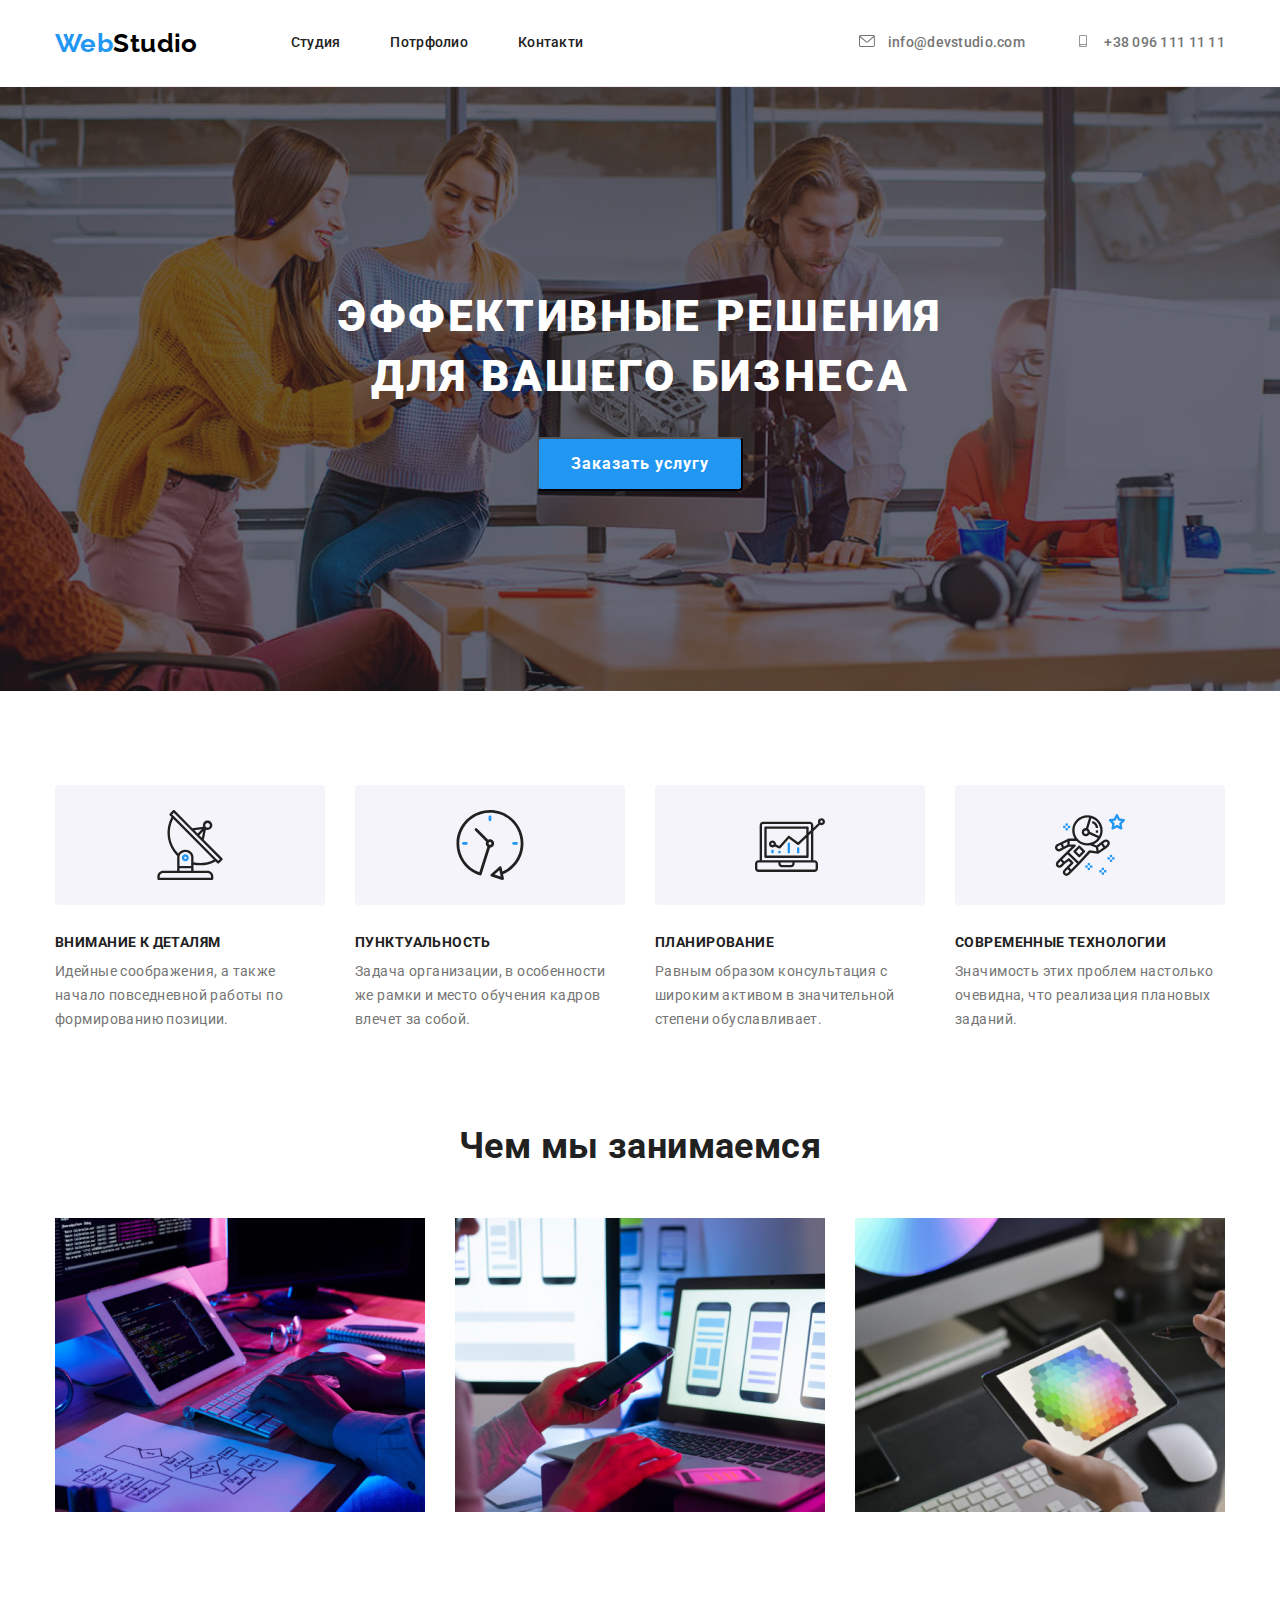
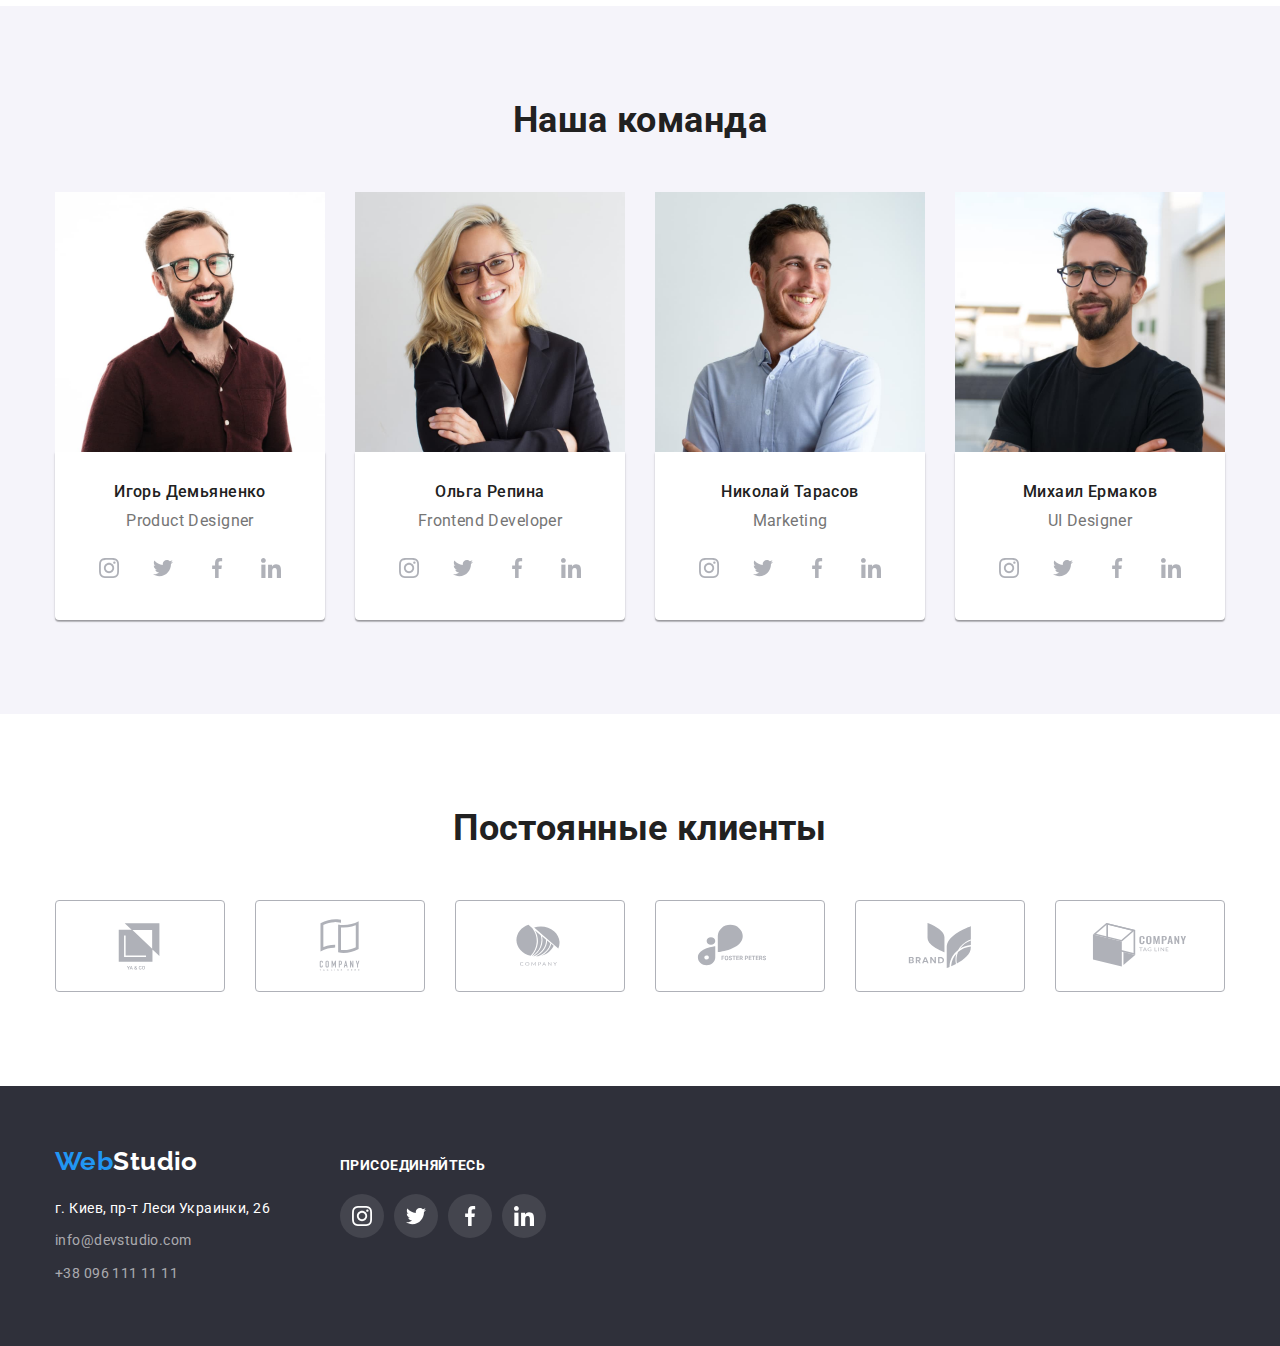
<file: index.html>
<!DOCTYPE html>
<html lang="ru">

<head>
    <meta charset="UTF-8">
    <meta http-equiv="X-UA-Compatible" content="IE=edge">
    <meta name="viewport" content="width=device-width, initial-scale=1.0">
    <title>Веб-студия</title>
    <link rel="preconnect" href="https://fonts.gstatic.com">
    <link href="https://fonts.googleapis.com/css2?family=Roboto:wght@400;500;700;900&display=swap" rel="stylesheet">
    <link rel="preconnect" href="https://fonts.gstatic.com">
    <link href="https://fonts.googleapis.com/css2?family=Raleway:wght@700&display=swap" rel="stylesheet">
    <link rel="stylesheet" href="https://cdnjs.cloudflare.com/ajax/libs/modern-normalize/1.0.0/modern-normalize.css">
    <link rel="stylesheet" href="./css/styles.css">

</head>

<body>
    <div class="container header-container">
        <header class="page-header">
            <nav class="site-nav">
                <a class="link logo-text logo" href="index.html">Web<span class="logo-item">Studio</span></a>
                <ul class="list list-nav">
                    <li class="menu-item"><a class="link link-accent" href="./index.html">Студия</a></li>
                    <li class="menu-item"><a class="link link-accent" href="./portfolio.html">Потрфолио</a></li>
                    <li class="menu-item"><a class="link link-accent" href="">Контакти</a></li>
                </ul>
            </nav>
            <div class="contacts-head">
                <ul class="list list-nav">
                    <li class="contact-item">
                        <a class="link link-accent link-address" href="mailto:info@devstudio.com">
                            <svg class="contacts-svg" width="16" height="12">
                                <use href="./images/icons/sprite.svg#icon-envelope-icon"></use>
                            </svg>
                            info@devstudio.com
                        </a>
                    </li>
                    <li class="contact-item">
                        <a class="link link-accent link-address" href="tel:+380961111111">
                            <svg class="contacts-svg" width="16" height="12">
                                <use href="./images/icons/sprite.svg#icon-smartphone-icon"></use>
                            </svg>
                            +38 096 111 11 11</a>
                    </li>
                </ul>
            </div>
        </header>
    </div>
    <main>
        <!-- секция шапка -->
        <section class="section-hero">
            <h1 class="main-title-text">Эффективные решения <br> для вашего бизнеса</h1>
            <button class="button-index">Заказать услугу</button>
        </section>
        <!-- секция "наши преимущества". Позже заголовок Н2 будет скрыт -->
        <section class="section benefits">
            <div class="container">
                <h2 class="visually-hidden">Наши преимущества</h2>
                <ul class="list benefits-list card-set">
                    <li class="item benefits-item ben-antenna">
                        <h3 class="sub-title-text">Внимание к деталям</h3>
                        <p>Идейные соображения, а также начало повседневной работы по формированию позиции.</p>
                    </li>
                    <li class="item benefits-item ben-clock">
                        <h3 class="sub-title-text">Пунктуальность</h3>
                        <p>Задача организации, в особенности же рамки и место обучения кадров влечет за собой.</p>
                    </li>
                    <li class="item benefits-item ben-diag">
                        <h3 class="sub-title-text">Планирование</h3>
                        <p>Равным образом консультация с широким активом в значительной степени обуславливает.</p>
                    </li>
                    <li class="item benefits-item ben-ast">
                        <h3 class="sub-title-text">Современные технологии</h3>
                        <p>Значимость этих проблем настолько очевидна, что реализация плановых заданий.</p>
                    </li>
                </ul>
            </div>
        </section>
        <!-- секция "чем мы занимаемся" -->
        <section class="section">
            <div class="container">
                <h2 class="title-text">Чем мы занимаемся</h2>
                <ul class="list card-set">
                    <li class="item work-item"><img src="./images/specialization_photo/img1.jpg"
                            alt="Набор кода на клавиатуре" width="370" />
                    </li>
                    <li class="item work-item"><img src="./images/specialization_photo/img2.jpg"
                            alt="Розработка мобильного приложения" width="370" /> </li>
                    <li class="item work-item"><img src="./images/specialization_photo/img3.jpg"
                            alt="Цветовая палитра на планшете" width="370" />
                    </li>
                </ul>
            </div>
        </section>
        <!-- секция "Наша команда" -->
        <section class="section team-section">
            <div class="container">
                <h2 class="title-text">Наша команда</h2>
                <ul class="list card-set">
                    <li class="item worker-item">
                        <img src="./images/team_photo/img1.jpg" alt="Игорь Демьяненко" width="270" />
                        <div class="worker-card">
                            <h3 class="team-name-text">Игорь Демьяненко</h3>
                            <p class="team-position-text" lang="en">Product Designer</p>
                            <ul class="list social-icons">
                                <li class="social-icons-item">
                                    <a href="" class="social-icons-link" target="_blank" rel="noopener noreferrer">
                                        <svg class="social-icons-svg">
                                            <use href="./images/icons/sprite.svg#icon-instagram"></use>
                                        </svg>
                                    </a>
                                </li>
                                <li class="social-icons-item">
                                    <a href="" class="social-icons-link" target="_blank" rel="noopener noreferrer">
                                        <svg class="social-icons-svg">
                                            <use href="./images/icons/sprite.svg#icon-twitter"></use>
                                        </svg>
                                    </a>
                                </li>
                                <li class="social-icons-item">
                                    <a href="" class="social-icons-link" target="_blank" rel="noopener noreferrer">
                                        <svg class="social-icons-svg">
                                            <use href="./images/icons/sprite.svg#icon-facebook"></use>
                                        </svg>
                                    </a>
                                </li>
                                <li class="social-icons-item">
                                    <a href="" class="social-icons-link" target="_blank" rel="noopener noreferrer">
                                        <svg class="social-icons-svg">
                                            <use href="./images/icons/sprite.svg#icon-linkedin"></use>
                                        </svg>
                                    </a>
                                </li>

                            </ul>
                        </div>
                    </li>
                    <li class="item worker-item">
                        <img src="./images/team_photo/img2.jpg" alt="Ольга Репина" width="270" />
                        <div class="worker-card">
                            <h3 class="team-name-text">Ольга Репина</h3>
                            <p class="team-position-text" lang="en">Frontend Developer</p>
                            <ul class="list social-icons">
                                <li class="social-icons-item">
                                    <a href="" class="social-icons-link" target="_blank" rel="noopener noreferrer">
                                        <svg class="social-icons-svg">
                                            <use href="./images/icons/sprite.svg#icon-instagram"></use>
                                        </svg>
                                    </a>
                                </li>
                                <li class="social-icons-item">
                                    <a href="" class="social-icons-link" target="_blank" rel="noopener noreferrer">
                                        <svg class="social-icons-svg">
                                            <use href="./images/icons/sprite.svg#icon-twitter"></use>
                                        </svg>
                                    </a>
                                </li>
                                <li class="social-icons-item">
                                    <a href="" class="social-icons-link" target="_blank" rel="noopener noreferrer">
                                        <svg class="social-icons-svg">
                                            <use href="./images/icons/sprite.svg#icon-facebook"></use>
                                        </svg>
                                    </a>
                                </li>
                                <li class="social-icons-item">
                                    <a href="" class="social-icons-link" target="_blank" rel="noopener noreferrer">
                                        <svg class="social-icons-svg">
                                            <use href="./images/icons/sprite.svg#icon-linkedin"></use>
                                        </svg>
                                    </a>
                                </li>

                            </ul>
                        </div>
                    </li>
                    <li class="item worker-item">
                        <img src="./images/team_photo/img3.jpg" alt="Николай Тарасов" width="270" />
                        <div class="worker-card">
                            <h3 class="team-name-text">Николай Тарасов</h3>
                            <p class="team-position-text" lang="en">Marketing</p>
                            <ul class="list social-icons">
                                <li class="social-icons-item">
                                    <a href="" class="social-icons-link" target="_blank" rel="noopener noreferrer">
                                        <svg class="social-icons-svg">
                                            <use href="./images/icons/sprite.svg#icon-instagram"></use>
                                        </svg>
                                    </a>
                                </li>
                                <li class="social-icons-item">
                                    <a href="" class="social-icons-link" target="_blank" rel="noopener noreferrer">
                                        <svg class="social-icons-svg">
                                            <use href="./images/icons/sprite.svg#icon-twitter"></use>
                                        </svg>
                                    </a>
                                </li>
                                <li class="social-icons-item">
                                    <a href="" class="social-icons-link" target="_blank" rel="noopener noreferrer">
                                        <svg class="social-icons-svg">
                                            <use href="./images/icons/sprite.svg#icon-facebook"></use>
                                        </svg>
                                    </a>
                                </li>
                                <li class="social-icons-item">
                                    <a href="" class="social-icons-link" target="_blank" rel="noopener noreferrer">
                                        <svg class="social-icons-svg">
                                            <use href="./images/icons/sprite.svg#icon-linkedin"></use>
                                        </svg>
                                    </a>
                                </li>

                            </ul>
                        </div>
                    </li>
                    <li class="item worker-item">
                        <img src="./images/team_photo/img4.jpg" alt="Михаил Ермаков" width="270" />
                        <div class="worker-card">
                            <h3 class="team-name-text">Михаил Ермаков</h3>
                            <p class="team-position-text" lang="en">UI Designer</p>
                            <ul class="list social-icons">
                                <li class="social-icons-item">
                                    <a href="" class="social-icons-link" target="_blank" rel="noopener noreferrer">
                                        <svg class="social-icons-svg">
                                            <use href="./images/icons/sprite.svg#icon-instagram"></use>
                                        </svg>
                                    </a>
                                </li>
                                <li class="social-icons-item">
                                    <a href="" class="social-icons-link" target="_blank" rel="noopener noreferrer">
                                        <svg class="social-icons-svg">
                                            <use href="./images/icons/sprite.svg#icon-twitter"></use>
                                        </svg>
                                    </a>
                                </li>
                                <li class="social-icons-item">
                                    <a href="" class="social-icons-link" target="_blank" rel="noopener noreferrer">
                                        <svg class="social-icons-svg">
                                            <use href="./images/icons/sprite.svg#icon-facebook"></use>
                                        </svg>
                                    </a>
                                </li>
                                <li class="social-icons-item">
                                    <a href="" class="social-icons-link" target="_blank" rel="noopener noreferrer">
                                        <svg class="social-icons-svg">
                                            <use href="./images/icons/sprite.svg#icon-linkedin"></use>
                                        </svg>
                                    </a>
                                </li>

                            </ul>
                        </div>
                    </li>
                </ul>
            </div>
        </section>
        <section class="section our-clients">
            <div class="container">
                <h2 class="title-text">Постоянные клиенты</h2>
                <ul class="list clients-list">
                    <li class="client-item">
                        <a href="" class="link clients-icons-link" target="_blank" rel="noopener noreferrer">
                            <svg class="clients-icons-svg">
                                <use href="./images/icons/sprite.svg#icon-logo1"></use>
                            </svg>
                        </a>
                    </li>
                    <li class="client-item">
                        <a href="" class="link clients-icons-link" target="_blank" rel="noopener noreferrer">
                            <svg class="clients-icons-svg">
                                <use href="./images/icons/sprite.svg#icon-logo2"></use>
                            </svg>
                        </a>
                    </li>
                    <li class="client-item">
                        <a href="" class="link clients-icons-link" target="_blank" rel="noopener noreferrer">
                            <svg class="clients-icons-svg">
                                <use href="./images/icons/sprite.svg#icon-logo3"></use>
                            </svg>
                        </a>
                    </li>
                    <li class="client-item">
                        <a href="" class="link clients-icons-link" target="_blank" rel="noopener noreferrer">
                            <svg class="clients-icons-svg">
                                <use href="./images/icons/sprite.svg#icon-logo4"></use>
                            </svg>
                        </a>
                    </li>
                    <li class="client-item">
                        <a href="" class="link clients-icons-link" target="_blank" rel="noopener noreferrer">
                            <svg class="clients-icons-svg">
                                <use href="./images/icons/sprite.svg#icon-logo5"></use>
                            </svg>
                        </a>
                    </li>
                    <li class="client-item">
                        <a href="" class="link clients-icons-link" target="_blank" rel="noopener noreferrer">
                            <svg class="clients-icons-svg">
                                <use href="./images/icons/sprite.svg#icon-logo6"></use>
                            </svg>
                        </a>
                    </li>


                </ul>

            </div>


        </section>
    </main>
    <footer>
        <div class="footer-section">
            <div class="container footer-container">
                <div class="contacts">
                    <a class="link logo-text logo-text-footer" href="index.html">Web<span
                            class="logo-item-white">Studio</span></a>
                    <address>
                        <ul class="list">
                            <li class="adress-in-foot-list">
                                <a class="link address-in-footer" href="https://goo.gl/maps/eZaEBdZkiq7512ZRA">г. Киев,
                                    пр-т
                                    Леси
                                    Украинки, 26</a>
                            </li>
                            <li class="adress-in-foot-list">
                                <a class="link address-in-footer-tr"
                                    href="mailto:info@devstudio.com">info@devstudio.com</a>
                            </li>
                            <li class="adress-in-foot-list">
                                <a class="link address-in-footer-tr" href="tel:+380961111111">+38 096 111 11 11</a>
                            </li>
                        </ul>
                    </address>
                </div>
                <div class="socials">
                    <p class="par-in-footer">присоединяйтесь</p>
                    <ul class="list social-icons social-icons-foot">
                        <li class="social-icons-item">
                            <a href="" class="social-icons-link social-icons-link-foot" target="_blank"
                                rel="noopener noreferrer">
                                <svg class="social-icons-svg social-icons-svg-foot">
                                    <use href="./images/icons/sprite.svg#icon-instagram"></use>
                                </svg>
                            </a>
                        </li>
                        <li class="social-icons-item">
                            <a href="" class="social-icons-link social-icons-link-foot" target="_blank"
                                rel="noopener noreferrer">
                                <svg class="social-icons-svg social-icons-svg-foot">
                                    <use href="./images/icons/sprite.svg#icon-twitter"></use>
                                </svg>
                            </a>
                        </li>
                        <li class="social-icons-item">
                            <a href="" class="social-icons-link social-icons-link-foot" target="_blank"
                                rel="noopener noreferrer">
                                <svg class="social-icons-svg social-icons-svg-foot">
                                    <use href="./images/icons/sprite.svg#icon-facebook"></use>
                                </svg>
                            </a>
                        </li>
                        <li class="social-icons-item">
                            <a href="" class="social-icons-link social-icons-link-foot" target="_blank"
                                rel="noopener noreferrer">
                                <svg class="social-icons-svg social-icons-svg-foot">
                                    <use href="./images/icons/sprite.svg#icon-linkedin"></use>
                                </svg>
                            </a>
                        </li>
                    </ul>
                </div>
            </div>
        </div>
    </footer>
</body>


</html>
</file>
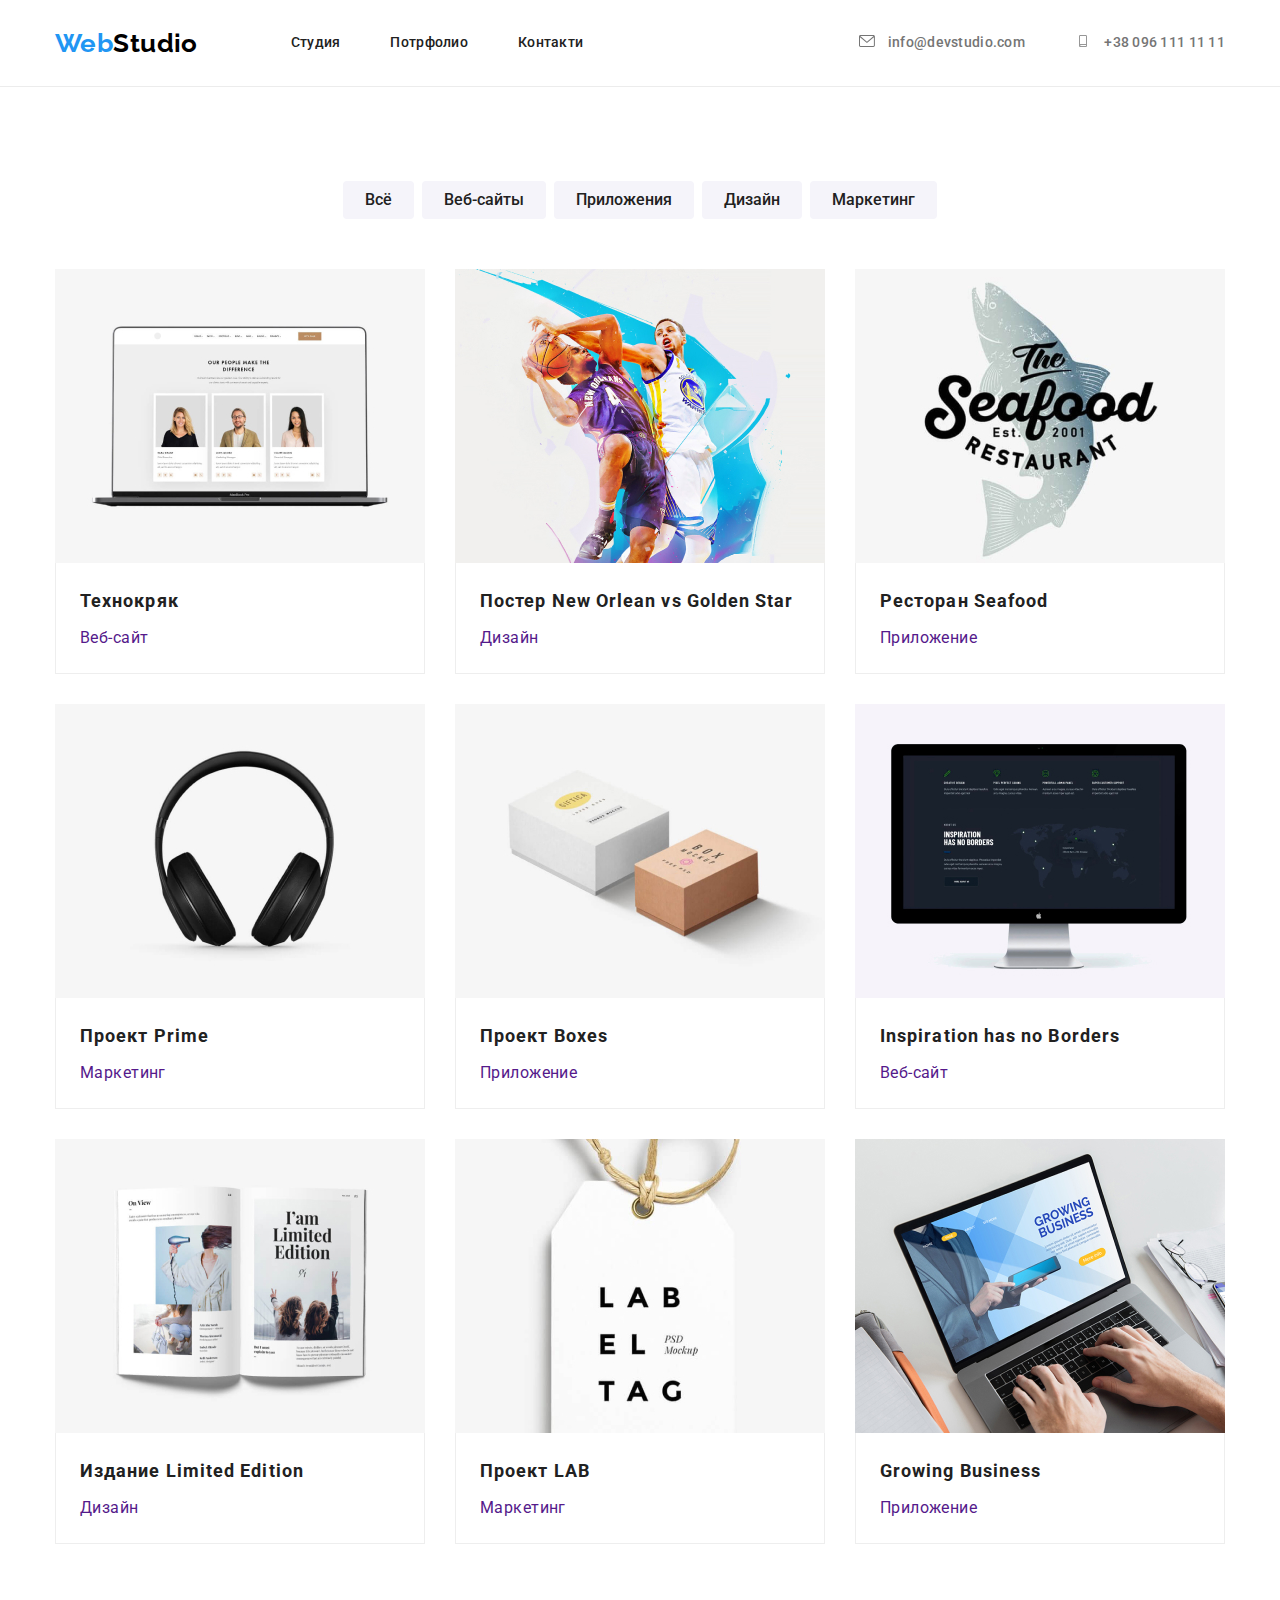
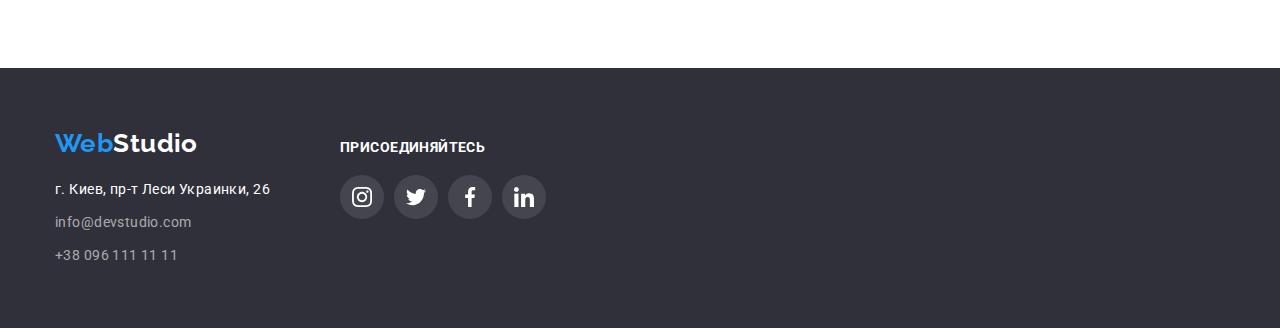
<file: portfolio.html>
<!DOCTYPE html>
<html lang="ru">

<head>
    <meta charset="UTF-8">
    <link rel="stylesheet" href="./css/styles.css" />
    <meta http-equiv="X-UA-Compatible" content="IE=edge">
    <meta name="viewport" content="width=device-width, initial-scale=1.0">
    <title>Портфолио</title>
    <link rel="preconnect" href="https://fonts.gstatic.com">
    <link
        href="https://fonts.googleapis.com/css2?family=Raleway:wght@700&family=Roboto:wght@400;500;700;900&display=swap"
        rel="stylesheet">
    <link rel="preconnect" href="https://fonts.gstatic.com">
    <link href="https://fonts.googleapis.com/css2?family=Raleway:wght@700&display=swap" rel="stylesheet">
    <link rel="stylesheet" href="https://cdnjs.cloudflare.com/ajax/libs/modern-normalize/1.0.0/modern-normalize.css">
    <link rel="stylesheet" href="./css/styles.css">
</head>

<body>
    <div class="header-container">
        <header class="container page-header">
            <nav class="site-nav">
                <a class="link logo-text logo" href="index.html">Web<span class="logo-item">Studio</span></a>
                <ul class="list list-nav">
                    <li class="menu-item"><a class="link link-accent" href="./index.html">Студия</a></li>
                    <li class="menu-item"><a class="link link-accent" href="./portfolio.html">Потрфолио</a></li>
                    <li class="menu-item"><a class="link link-accent" href="">Контакти</a></li>
                </ul>
            </nav>
            <div class="contacts-head">
                <ul class="list list-nav">
                    <li class="contact-item">
                        <a class="link link-accent link-address" href="mailto:info@devstudio.com">
                            <svg class="contacts-svg" width="16" height="12">
                                <use href="./images/icons/sprite.svg#icon-envelope-icon"></use>
                            </svg>
                            info@devstudio.com
                        </a>
                    </li>
                    <li class="contact-item">
                        <a class="link link-accent link-address" href="tel:+380961111111">
                            <svg class="contacts-svg" width="16" height="12">
                                <use href="./images/icons/sprite.svg#icon-smartphone-icon"></use>
                            </svg>
                            +38 096 111 11 11</a>
                    </li>
                </ul>
            </div>
        </header>
    </div>
    <main>
        <!-- Секция видов работ -->

        <section class="section">
            <div class="container">
                <h1 class="visually-hidden">
                    Виды нашей деятельности
                </h1>

                <ul class="list work-types work-nav ">
                    <li class="work-type-item"><button type="button" class="button-portfolio">Всё</button></li>
                    <li class="work-type-item"><button type="button" class="button-portfolio">Веб-сайты</button>
                    </li>
                    <li class="work-type-item"><button type="button" class="button-portfolio">Приложения</button>
                    </li>
                    <li class="work-type-item"><button type="button" class="button-portfolio">Дизайн</button></li>
                    <li class="work-type-item"><button type="button" class="button-portfolio">Маркетинг</button>
                    </li>
                </ul>
                <ul class="list project-list card-set">
                    <li class="item project-item">
                        <a href="" class="project-link">
                            <div class="portfolio-shadow">
                        <img src="./images/projects-photo/img1.jpg" alt="Страница веб-сайта Технокряк" width=370>
                        <div class="card">
                            <h2 class="project-name">Технокряк</h2>
                            <p class="project-type">Веб-сайт</p>
                        </div>
                        </div>
                        </a>
                    </li>
                    <li class="item project-item">
                        <a href="" class="project-link">
                        <div class="portfolio-shadow">
                            <img src="./images/projects-photo/img2.jpg" alt="Постер New Orlean vs Golden Star" width=370>
                        <div class="card">
                            <h2 class="project-name">Постер <span lang="en">New Orlean vs Golden Star</span></h2>
                            <p class="project-type">Дизайн</p>
                        </div>
                        </div>
                        </a>
                    </li>
                    <li class="item project-item">
                        <a href="" class="project-link">
                        <div class="portfolio-shadow">
                            <img src="./images/projects-photo/img3.jpg" alt="Ресторан Seafood" width=370>
                        <div class="card">
                            <h2 class="project-name">Ресторан <span lang="en">Seafood</span></h2>
                            <p class="project-type">Приложение</p>
                        </div>
                        </div>
                        </a>
                    </li>
                    <li class="item project-item">
                        <a href="" class="project-link">
                        <div class="portfolio-shadow">
                            <img src="./images/projects-photo/img4.jpg" alt="Фото Проект Prime" width=370>
                        <div class="card">
                            <h2 class="project-name">Проект <span lang="en">Prime</span></h2>
                            <p class="project-type">Маркетинг</p>
                        </div>
                        </div>
                        </a>
                    </li>
                    <li class="item project-item">
                        <a href="" class="project-link">
                        <div class="portfolio-shadow">
                            <img src="./images/projects-photo/img5.jpg" alt="Фото Проект Boxes" width=370>
                        <div class="card">
                            <h2 class="project-name">Проект <span lang="en">Boxes</span></h2>
                            <p class="project-type">Приложение</p>
                        </div>
                        </div>
                        </a>
                    </li>
                    <li class="item project-item">
                        <a href="" class="project-link">
                        <div class="portfolio-shadow">
                            <img src="./images/projects-photo/img6.jpg" alt="Фото веб-сайта Inspiration has no Borders"
                            width=370>
                        <div class="card">
                            <h2 class="project-name" lang="en">Inspiration has no Borders</h2>
                            <p class="project-type">Веб-сайт</p>
                        </div>
                        </div>
                        </a>
                    </li>
                    <li class="item project-item">
                        <a href="" class="project-link">
                        <div class="portfolio-shadow">
                            <img src="./images/projects-photo/img7.jpg" alt="Фото Издание Limited Edition" width=370>
                        <div class="card">
                            <h2 class="project-name">Издание <span lang="en">Limited Edition</span></h2>
                            <p class="project-type">Дизайн</p>
                        </div>
                        </div>
                        </a>
                    </li>
                    <li class="item project-item">
                        <a href="" class="project-link">
                        <div class="portfolio-shadow">
                            <img src="./images/projects-photo/img8.jpg" alt="Фото Проект LAB" width=370>
                        <div class="card">
                            <h2 class="project-name">Проект <span lang="en">LAB</span></h2>
                            <p class="project-type">Маркетинг</p>
                        </div>
                        </div>
                        </a>
                    </li>
                    <li class="item project-item">
                        <a href="" class="project-link">
                        <div class="portfolio-shadow">
                            <img src="./images/projects-photo/img9.jpg" alt="Фото Growing Business" width=370>
                        <div class="card">
                            <h2 class="project-name" lang="en">Growing Business</h2>
                            <p class="project-type">Приложение</p>
                        </div>
                        </div>
                        </a>
                    </li>
                </ul>
            </div>
        </section>

    </main>

    <footer>
        <div class="footer-section">
            <div class="container footer-container">
                <div class="contacts">
                    <a class="link logo-text logo-text-footer" href="index.html">Web<span
                            class="logo-item-white">Studio</span></a>
                    <address>
                        <ul class="list">
                            <li class="adress-in-foot-list">
                                <a class="link address-in-footer" href="https://goo.gl/maps/eZaEBdZkiq7512ZRA">г. Киев,
                                    пр-т
                                    Леси
                                    Украинки, 26</a>
                            </li>
                            <li class="adress-in-foot-list">
                                <a class="link address-in-footer-tr"
                                    href="mailto:info@devstudio.com">info@devstudio.com</a>
                            </li>
                            <li class="adress-in-foot-list">
                                <a class="link address-in-footer-tr" href="tel:+380961111111">+38 096 111 11 11</a>
                            </li>
                        </ul>
                    </address>
                </div>
                <div class="socials">
                    <p class="par-in-footer">присоединяйтесь</p>
                    <ul class="list social-icons social-icons-foot">
                        <li class="social-icons-item">
                            <a href="" class="social-icons-link social-icons-link-foot" target="_blank"
                                rel="noopener noreferrer">
                                <svg class="social-icons-svg social-icons-svg-foot">
                                    <use href="./images/icons/sprite.svg#icon-instagram"></use>
                                </svg>
                            </a>
                        </li>
                        <li class="social-icons-item">
                            <a href="" class="social-icons-link social-icons-link-foot" target="_blank"
                                rel="noopener noreferrer">
                                <svg class="social-icons-svg social-icons-svg-foot">
                                    <use href="./images/icons/sprite.svg#icon-twitter"></use>
                                </svg>
                            </a>
                        </li>
                        <li class="social-icons-item">
                            <a href="" class="social-icons-link social-icons-link-foot" target="_blank"
                                rel="noopener noreferrer">
                                <svg class="social-icons-svg social-icons-svg-foot">
                                    <use href="./images/icons/sprite.svg#icon-facebook"></use>
                                </svg>
                            </a>
                        </li>
                        <li class="social-icons-item">
                            <a href="" class="social-icons-link social-icons-link-foot" target="_blank"
                                rel="noopener noreferrer">
                                <svg class="social-icons-svg social-icons-svg-foot">
                                    <use href="./images/icons/sprite.svg#icon-linkedin"></use>
                                </svg>
                            </a>
                        </li>
                    </ul>
                </div>
            </div>
        </div>
    </footer>
</body>

</html>
</file>
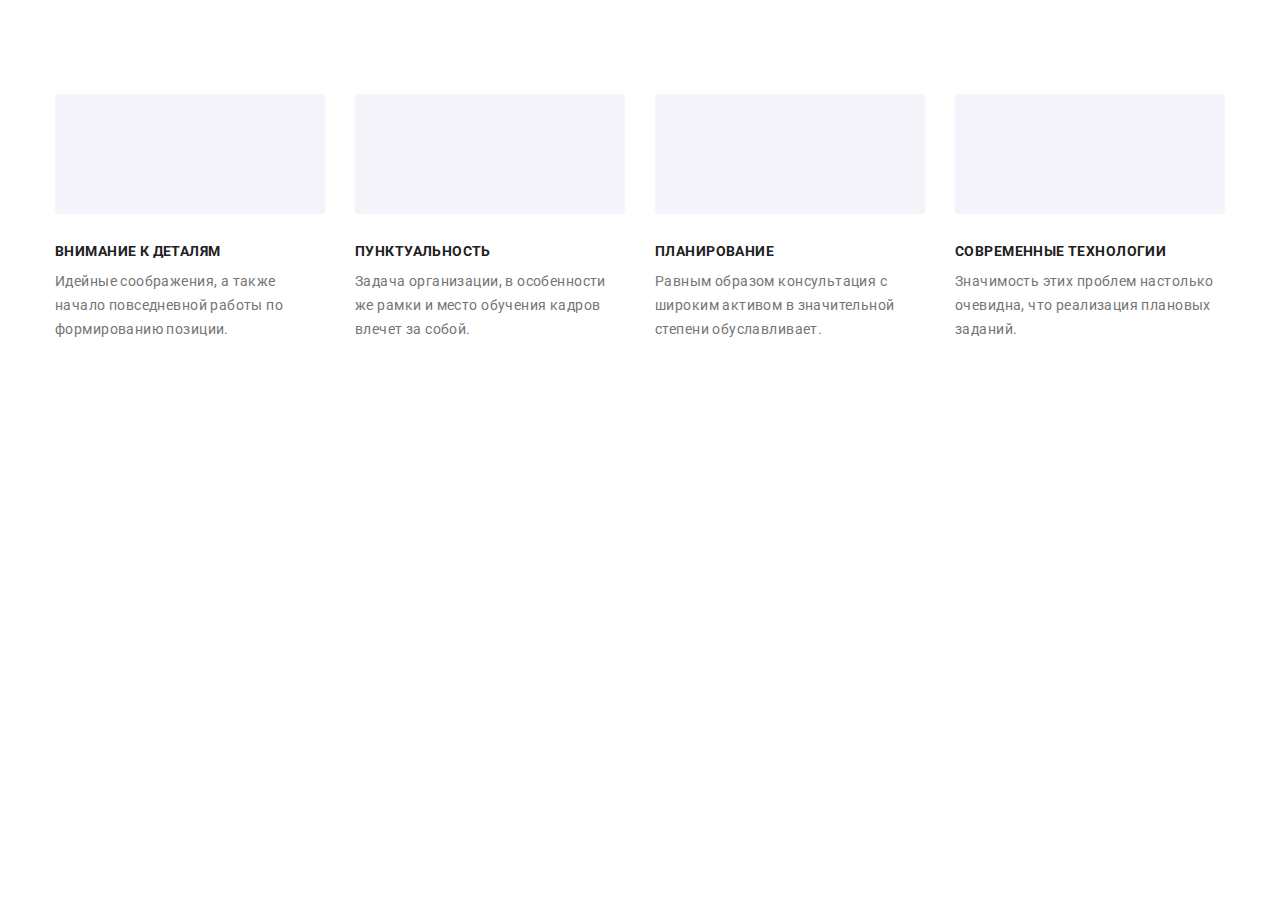
<file: test.html>
<!DOCTYPE html>
<html lang="en">

<head>
    <meta charset="UTF-8">
    <meta http-equiv="X-UA-Compatible" content="IE=edge">
    <meta name="viewport" content="width=device-width, initial-scale=1.0">
    <title>Веб-студия</title>
    <link rel="preconnect" href="https://fonts.gstatic.com">
    <link href="https://fonts.googleapis.com/css2?family=Roboto:wght@400;500;700;900&display=swap" rel="stylesheet">
    <link rel="preconnect" href="https://fonts.gstatic.com">
    <link href="https://fonts.googleapis.com/css2?family=Raleway:wght@700&display=swap" rel="stylesheet">
    <link rel="stylesheet" href="https://cdnjs.cloudflare.com/ajax/libs/modern-normalize/1.0.0/modern-normalize.css">
    <link rel="stylesheet" href="./css/styles.css">

</head>

<body>
        <section class="section benefits">
            <div class="container">
                <h2 class="visually-hidden">Наши преимущества</h2>
                <ul class="list benefits-list card-set">
                    <li class="item benefits-item">
                        <h3 class="sub-title-text">Внимание к деталям</h3>
                        <p>Идейные соображения, а также начало повседневной работы по формированию позиции.</p>
                    </li>
                    <li class="item benefits-item">
                        <h3 class="sub-title-text">Пунктуальность</h3>
                        <p>Задача организации, в особенности же рамки и место обучения кадров влечет за собой.</p>
                    </li>
                    <li class="item benefits-item">
                        <h3 class="sub-title-text">Планирование</h3>
                        <p>Равным образом консультация с широким активом в значительной степени обуславливает.</p>
                    </li>
                    <li class="item benefits-item">
                        <h3 class="sub-title-text">Современные технологии</h3>
                        <p>Значимость этих проблем настолько очевидна, что реализация плановых заданий.</p>
                    </li>
                </ul>
            </div>
        </section>

    
</body>

</html>
</file>
<file: css/styles.css>
:root {
  --main-font: 'Roboto', sans-serif;
  --logo-font: 'Raleway', sans-serif;
  --main-text-color: #212121;
  --alter-text-color: #ffffff;
  --parag-text-color: #757575;
  --hov-color: #2196f3;
  --dark-backgr-color: #2f303a;
  --button-backgr-color: #f5f4fa;
  --icons-color: #afb1b8;
  --hov-link-color: #ffffff;
}

body {
  font-family: var(--main-font);
  font-size: 14px;
  line-height: 1.71;
  letter-spacing: 0.03em;
  color: var(--parag-text-color);
}
h1,
h2,
h3,
h4 {
  margin-top: 0;
}
p {
  margin-top: 0;
  margin-bottom: 0;
}
img {
  display: block;
  max-width: 100%;
  height: auto;
}
.container {
  margin-left: auto;
  margin-right: auto;
  width: 1200px;
  padding-left: 15px;
  padding-right: 15px;

  /* убрать */
  /* outline: 2px solid tomato; */
}

.list {
  list-style: none;
  margin: 0;
  padding-left: 0;
}
.page-header {
  display: flex;
  align-items: center;
  justify-content: flex-start;
  padding-top: 25px;
  padding-bottom: 25px;
  justify-content: center;
}
.header-container {
  border-bottom: 1px solid #ececec;
}

.site-nav {
  display: flex;
  align-items: center;
  margin-right: auto;
}
.list-nav {
  display: inline-flex;
}

.page-header {
  justify-content: flex-start;
}

.contact-item {
  margin-right: 50px;
}
.contact-item:last-child {
  margin-right: 0;
}

.menu-item {
  margin-right: 50px;
}
.menu-item:last-child {
  margin-right: 0;
}
.logo {
  margin-right: 93px;
}

.link {
  color: inherit;
  text-decoration: none;
  font-style: normal;
  display: block;
}
.link-address,
.link-accent {
  padding-top: 10px;
  padding-bottom: 10px;
}

.link-accent {
  font-weight: 500;
  font-size: 14px;
  line-height: 1.14;
  letter-spacing: 0.02em;

  color: var(--main-text-color);
}
.link-accent:hover,
.link-accent:focus {
  color: var(--hov-color);
}
.link-address {
  color: var(--parag-text-color);
}

.list {
  list-style: none;
}

.logo-text {
  font-family: 'Raleway', sans-serif;
  font-weight: bold;
  font-size: 26px;
  line-height: 1.19;
  color: #2196f3;
}
.logo-item {
  color: #000000;
}
.contacts-head {
  display: flex;
  align-items: center;
  justify-content: center;
}
.contacts-svg {
  margin-right: 10px;
  fill: currentColor;
}
.button-index {
  font-weight: bold;
  font-size: 16px;
  line-height: 1.87;
  text-align: center;
  letter-spacing: 0.06em;
  margin-top: 30px;
  border-radius: 4px;
  cursor: pointer;
  padding-top: 10px;
  padding-bottom: 10px;
  padding-right: 32px;
  padding-left: 32px;

  color: var(--alter-text-color);
  background-color: var(--hov-color);
}
.main-title-text {
  font-weight: 900;
  font-size: 44px;
  line-height: 1.36;
  text-align: center;
  letter-spacing: 0.06em;
  text-transform: uppercase;
  margin-bottom: 0;
  color: var(--alter-text-color);
}

.title-text {
  font-size: 36px;
  line-height: 1.16;
  text-align: center;
  margin-bottom: 50px;
  color: var(--main-text-color);
}

.sub-title-text {
  line-height: 1.14;
  text-transform: uppercase;
  font-size: 14px;
  margin-bottom: 10px;
  color: var(--main-text-color);
}
.visually-hidden {
  position: absolute !important;
  clip: rect(1px 1px 1px 1px);
  clip: rect(1px, 1px, 1px, 1px);
  padding: 0 !important;
  border: 0 !important;
  height: 1px !important;
  width: 1px !important;
  overflow: hidden;
}
.section-hero {
  background-color: var(--dark-backgr-color);
  max-width: 1600px;
  min-height: 600px;
  margin-left: auto;
  margin-right: auto;
  padding-bottom: 200px;
  padding-top: 200px;
  text-align: center;

  background-image: linear-gradient(
      to right,
      rgba(47, 48, 58, 0.4),
      rgba(47, 48, 58, 0.4)
    ),
    url(../images/hero-bg-photo/hero-photo.jpg);

  background-repeat: no-repeat;
  background-position: center;
  /* background-size: 100% 100%; */
  background-size: cover;
}

.section {
  padding-top: 94px;
  padding-bottom: 94px;
}

.benefits {
  padding-bottom: 0;
}
.card-set {
  display: flex;
  flex-wrap: wrap;
  margin-left: -30px;
}
.item {
  margin-left: 30px;
}

.benefits-item {
  flex-basis: calc((100% - 4 * 30px) / 4);
}
.benefits-item::before {
  display: block;
  content: '';
  height: 120px;
  background-repeat: no-repeat;
  background-position: center;
  background-size: 70px 70px;
  background-color: var(--button-backgr-color);
  border-radius: 4px;
  margin-bottom: 30px;

  /* outline: 1px solid green; */
}
.ben-antenna::before {
  background-image: url(../images/icons/feture-icons/antenna1.svg);
}
.ben-clock::before {
  background-image: url(../images/icons/feture-icons/clock1.svg);
}
.ben-diag::before {
  background-image: url(../images/icons/feture-icons/diagram1.svg);
}
.ben-ast::before {
  background-image: url(../images/icons/feture-icons/astronaut1.svg);
}
.work-item {
  flex-basis: calc((100% - 3 * 30px) / 3);
}
.worker-item {
  flex-basis: calc((100% - 4 * 30px) / 4);
}
.team-section {
  background: var(--button-backgr-color);
}
.team-name-text {
  font-weight: 500;
  font-size: 16px;
  line-height: 1.19;
  text-align: center;
  margin-bottom: 10px;
  color: var(--main-text-color);
}
.team-position-text {
  font-size: 16px;
  line-height: 1.19;
  text-align: center;
}
.worker-card {
  padding-bottom: 30px;
  padding-top: 30px;
  background: #ffffff;
  box-shadow: 0px 1px 3px rgba(0, 0, 0, 0.12), 0px 1px 1px rgba(0, 0, 0, 0.14),
    0px 2px 1px rgba(0, 0, 0, 0.2);
  border-radius: 0px 0px 4px 4px;
}
.social-icons {
  display: flex;
  justify-content: center;
  align-items: center;
  margin-top: 16px;
}
.social-icons-item {
  fill: var(--icons-color);
}
.social-icons-item:not(:last-child) {
  margin-right: 10px;
}

.social-icons-link {
  display: flex;
  justify-content: center;
  align-items: center;
  border-radius: 50%;
  width: 44px;
  height: 44px;
}
.social-icons-link:hover,
.social-icons-link:focus {
  background-color: var(--hov-color);
}
.social-icons-link:hover .social-icons-svg,
.social-icons-link:focus .social-icons-svg {
  fill: var(--hov-link-color);
}
.social-icons-svg {
  width: 20px;
  height: 20px;
  fill: var(--icons-color);
}
.clients-list {
  display: flex;
  justify-content: center;
  align-items: center;
}
.client-item {
  width: 170px;
  height: 92px;
}

.clients-item:hover,
.clients-item:focus {
  border-color: var(--hov-color);
}
.client-item:not(:last-child) {
  margin-right: 30px;
}

.clients-icons-link {
  display: flex;
  width: 100%;
  height: 100%;
  justify-content: center;
  align-items: center;
  border: 1px solid #afb1b8;
  border-radius: 4px;
}

.clients-icons-link:hover,
.clients-icons-link:focus {
  border-color: var(--hov-color);
}

.clients-icons-svg {
  width: 106px;
  height: 60px;
  fill: var(--icons-color);
}
.clients-icons-link:hover .clients-icons-svg,
.clients-icons-link:focus .clients-icons-svg {
  fill: var(--hov-color);
}

/* page Portfolio */
.button-portfolio {
  font-weight: 500;
  font-size: 16px;
  line-height: 1.62;
  text-align: center;
  padding: 6px 22px;
  border-radius: 4px;
  border: none;
  cursor: pointer;
  color: var(--main-text-color);
  background-color: var(--button-backgr-color);
}

.work-type-item {
  margin-left: 0;
  margin-right: 8px;
  margin-top: 0;
  margin-bottom: 0;
  padding: 0;
}

.work-type-item:last-child {
  margin-right: 0;
}

.button-portfolio:hover,
.button-portfolio:focus {
  color: var(--alter-text-color);
  background-color: var(--hov-color);
}

.work-types {
  display: flex;
  justify-content: center;
}

.work-nav {
  margin-bottom: 50px;
}

.project-name {
  font-size: 18px;
  line-height: 2;
  letter-spacing: 0.06em;
  margin-bottom: 4px;
  color: var(--main-text-color);
}
.project-item {
  flex-basis: calc((100% - 3 * 30px) / 3);
  margin-bottom: 30px;
}
.project-type {
  font-size: 16px;
  line-height: 1.87;
}
/* .project-item:hover {
  background: #ffffff;
  border: 1px solid #eeeeee;
  box-sizing: border-box;
  box-shadow: 0px 1px 1px rgba(0, 0, 0, 0.12), 0px 4px 4px rgba(0, 0, 0, 0.06),
    1px 4px 6px rgba(0, 0, 0, 0.16); */
/* } */

.card {
  padding-right: 24px;
  padding-left: 24px;
  padding-bottom: 20px;
  padding-top: 20px;
  background: #ffffff;
  border: 1px solid #eeeeee;
  border-top: 0;
}
.project-link {
  text-decoration: none;
}

.portfolio-shadow:hover {
  background: #ffffff;
  border: 1px solid #eeeeee;
  box-sizing: border-box;
  box-shadow: 0px 1px 1px rgba(0, 0, 0, 0.12), 0px 4px 4px rgba(0, 0, 0, 0.06),
    1px 4px 6px rgba(0, 0, 0, 0.16);
}

.footer-section {
  max-width: 1600px;
  margin-left: auto;
  margin-right: auto;
  padding-bottom: 60px;
  padding-top: 60px;

  background-color: var(--dark-backgr-color);
}
.footer-container {
  display: flex;
}

.par-in-footer {
  text-transform: uppercase;
  font-weight: bold;
  font-size: 14px;
  line-height: 1.14;
  letter-spacing: 0.03em;

  color: var(--alter-text-color);
}
.socials {
  align-items: center;
  justify-content: center;
  margin-left: 70px;
  padding-top: 12px;
}

.social-icons-foot {
  margin-top: 20px;
}
.social-icons-link-foot {
  background: rgba(255, 255, 255, 0.1);
}

.social-icons-svg-foot {
  fill: var(--hov-link-color);
}

.logo-text-footer {
  margin-bottom: 20px;
}
.logo-item-white {
  color: var(--alter-text-color);
}
.address-in-footer {
  color: var(--alter-text-color);
}

.address-in-footer:hover,
.address-in-footer:focus {
  color: var(--hov-color);
}
.address-in-footer-tr {
  color: rgba(255, 255, 255, 0.6);
}
.address-in-footer-tr:hover,
.address-in-footer-tr:focus {
  color: var(--hov-color);
}
.adress-in-foot-list {
  margin-bottom: 9px;
}
.adress-in-foot-list:last-child {
  margin-bottom: 0;
}
</file>
